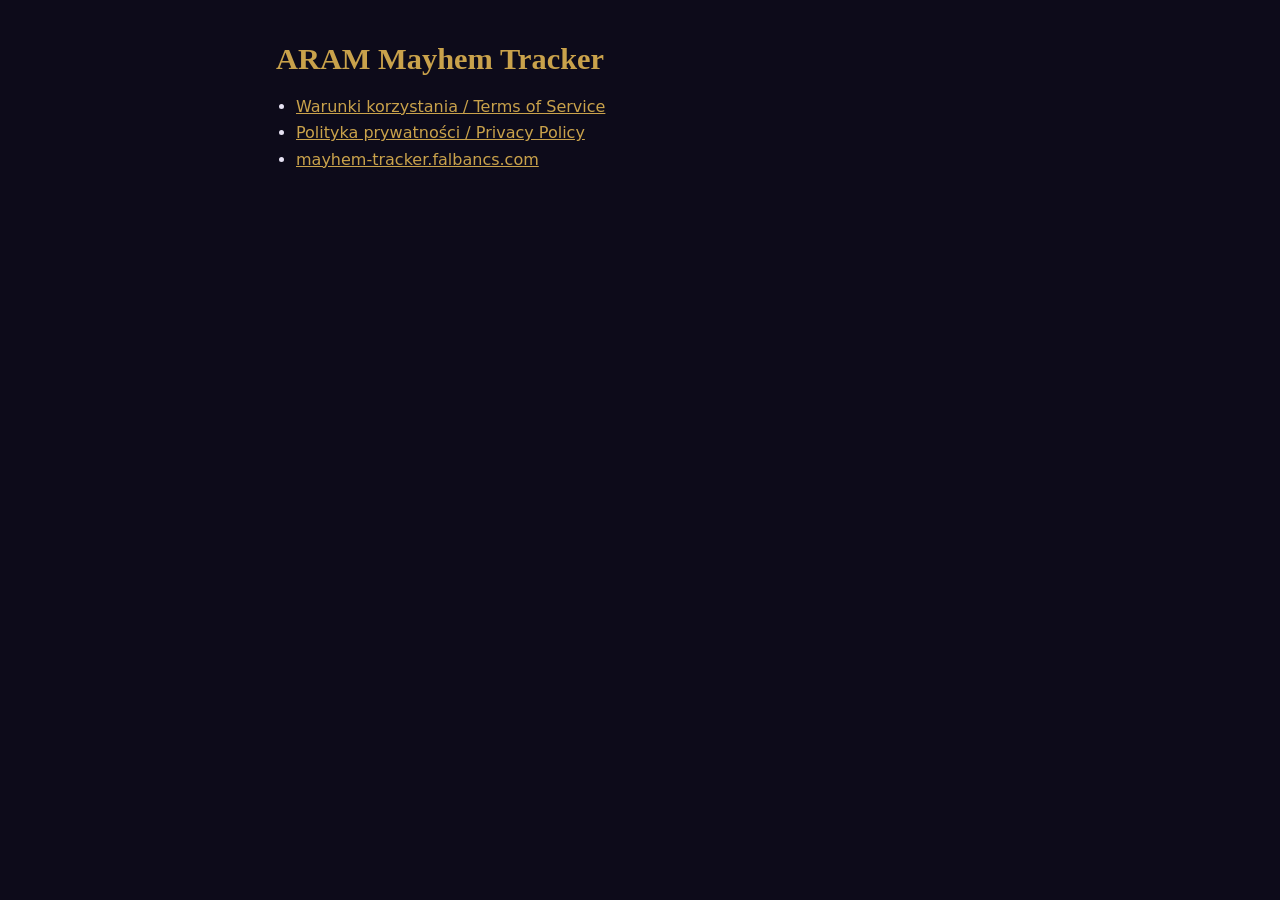
<file: index.html>
<!DOCTYPE html>
<html lang="pl">
<head>
  <meta charset="UTF-8">
  <meta name="viewport" content="width=device-width, initial-scale=1.0">
  <title>ARAM Mayhem Tracker – Legal</title>
  <link rel="stylesheet" href="legal.css">
</head>
<body>
<main>
  <h1>ARAM Mayhem Tracker</h1>
  <ul>
    <li><a href="terms.html">Warunki korzystania / Terms of Service</a></li>
    <li><a href="privacy.html">Polityka prywatności / Privacy Policy</a></li>
    <li><a href="https://mayhem-tracker.falbancs.com/">mayhem-tracker.falbancs.com</a></li>
  </ul>
</main>
</body>
</html>
</file>
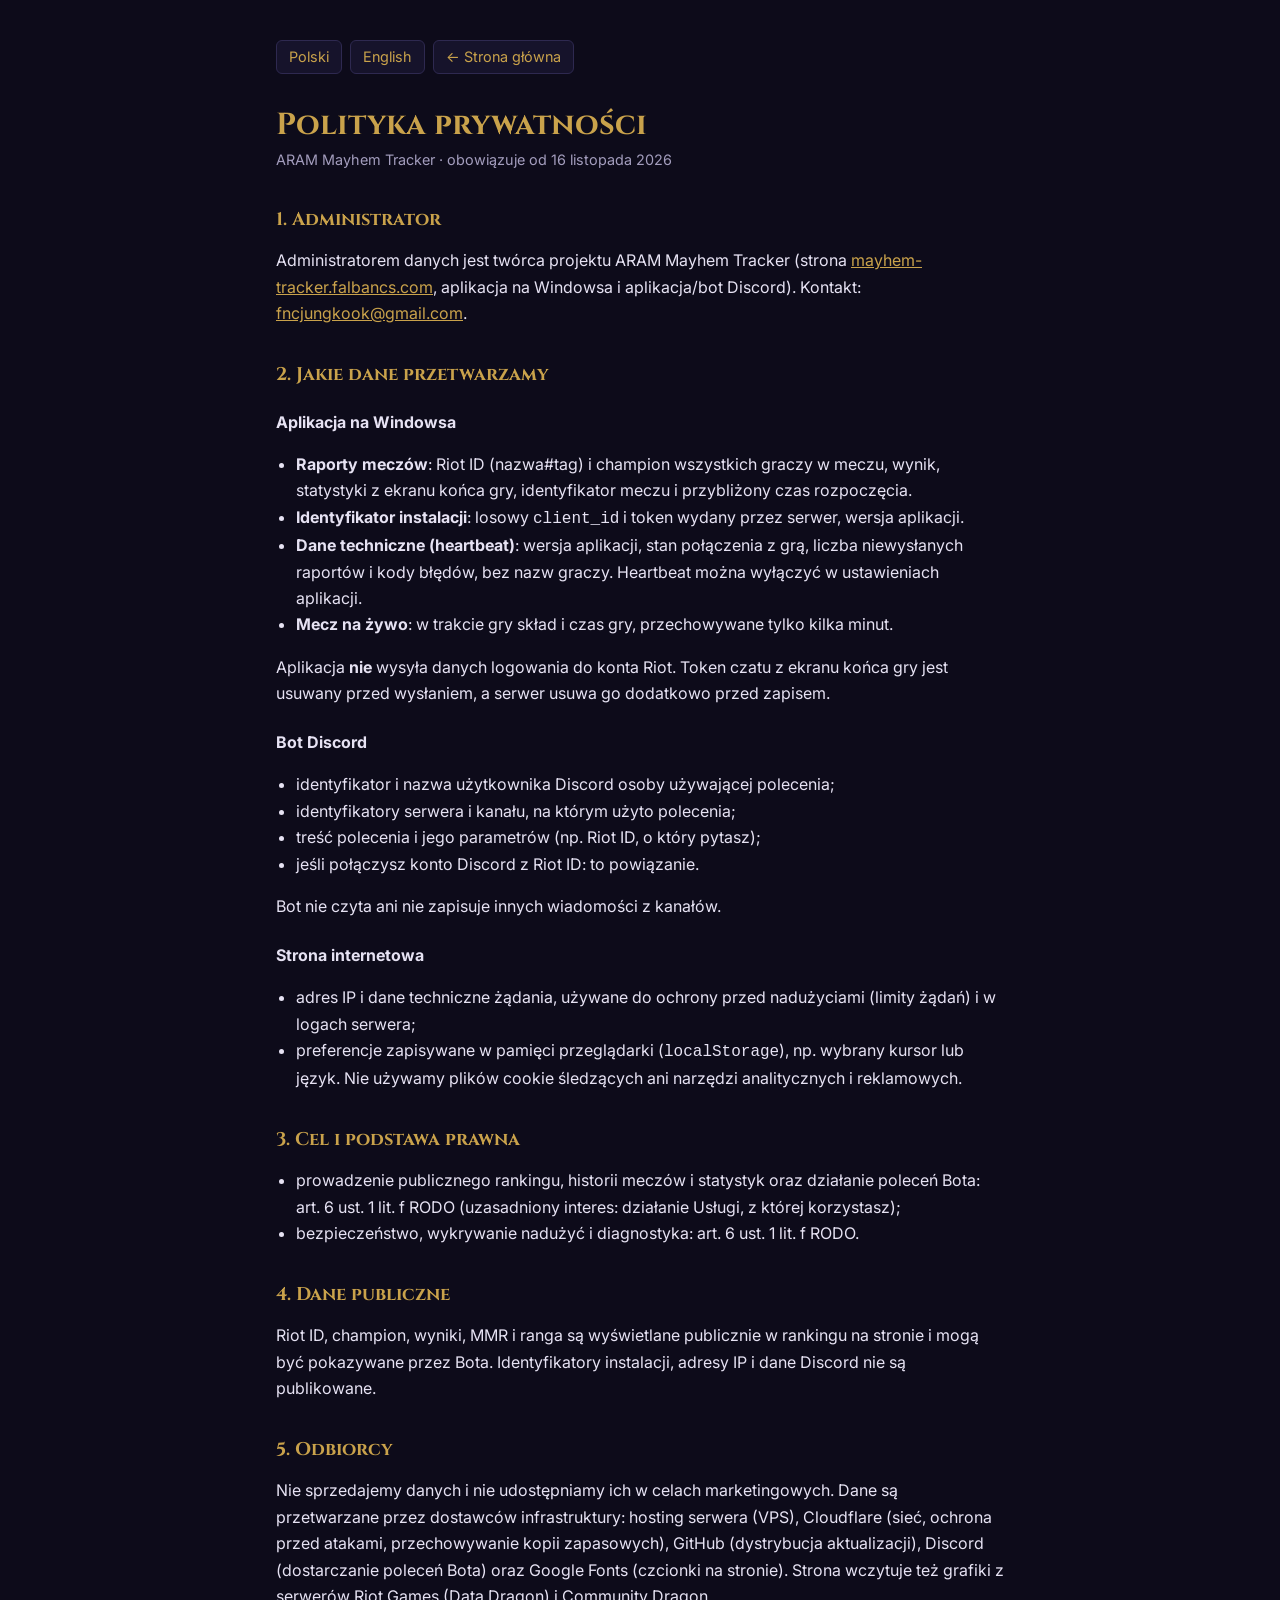
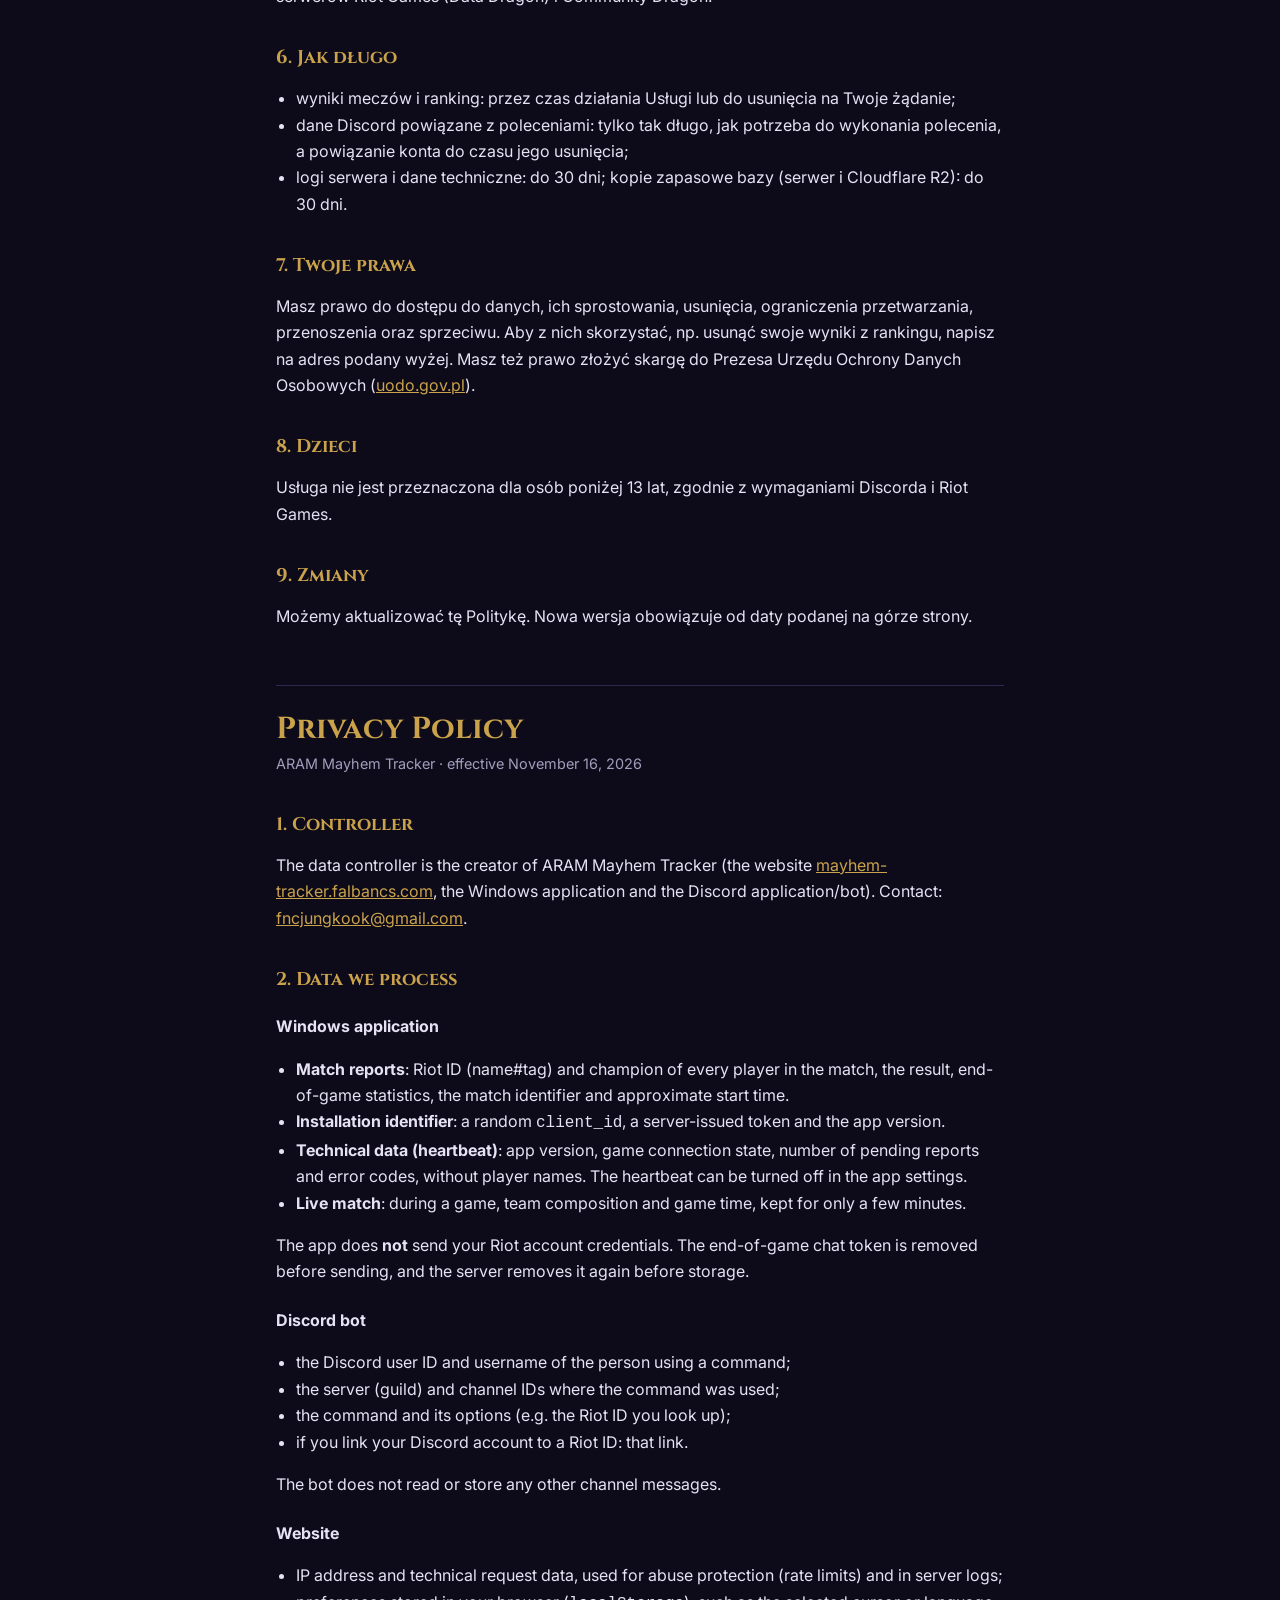
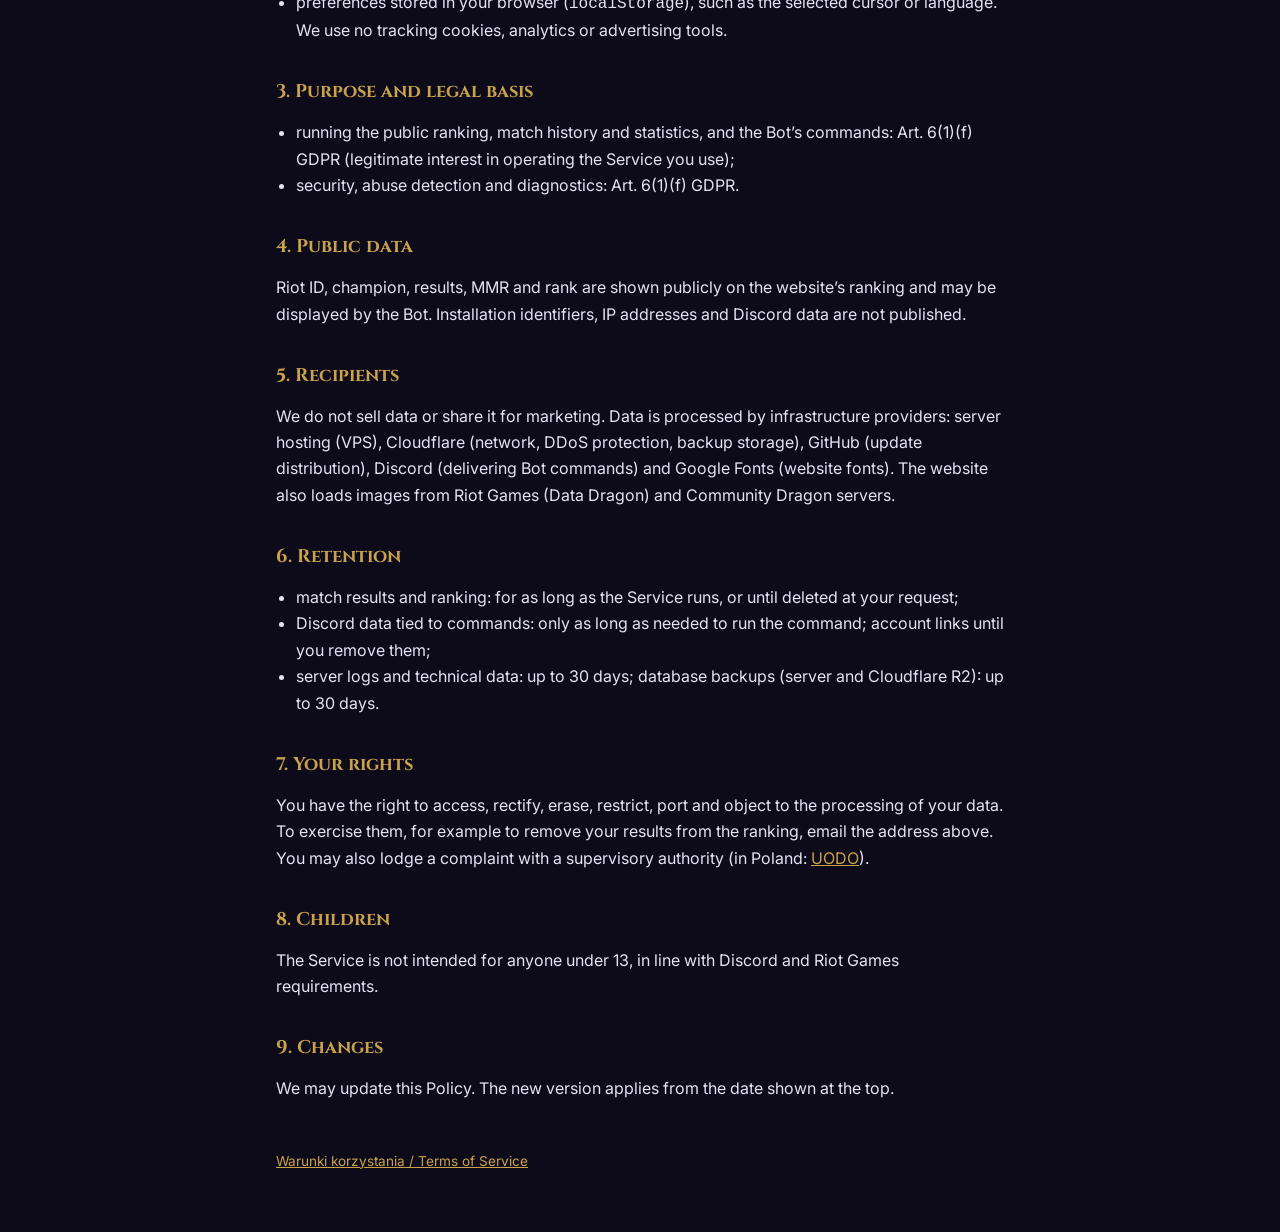
<file: privacy.html>
<!DOCTYPE html>
<html lang="pl">
<head>
  <meta charset="UTF-8">
  <meta name="viewport" content="width=device-width, initial-scale=1.0">
  <title>Polityka prywatności – ARAM Mayhem Tracker</title>
  <link rel="stylesheet" href="https://fonts.googleapis.com/css2?family=Cinzel:wght@700&family=Inter:wght@400;600&display=swap">
  <link rel="stylesheet" href="legal.css">
</head>
<body>
<main>
  <nav class="lang"><a href="#pl">Polski</a><a href="#en">English</a><a href="https://mayhem-tracker.falbancs.com/">← Strona główna</a></nav>

  <section id="pl" lang="pl">
    <h1>Polityka prywatności</h1>
    <p class="meta">ARAM Mayhem Tracker · obowiązuje od 16 listopada 2026</p>

    <h2>1. Administrator</h2>
    <p>Administratorem danych jest twórca projektu ARAM Mayhem Tracker (strona <a href="https://mayhem-tracker.falbancs.com">mayhem-tracker.falbancs.com</a>, aplikacja na Windowsa i aplikacja/bot Discord). Kontakt: <a href="mailto:fncjungkook@gmail.com">fncjungkook@gmail.com</a>.</p>

    <h2>2. Jakie dane przetwarzamy</h2>
    <h3>Aplikacja na Windowsa</h3>
    <ul>
      <li><strong>Raporty meczów</strong>: Riot ID (nazwa#tag) i champion wszystkich graczy w meczu, wynik, statystyki z ekranu końca gry, identyfikator meczu i przybliżony czas rozpoczęcia.</li>
      <li><strong>Identyfikator instalacji</strong>: losowy <code>client_id</code> i token wydany przez serwer, wersja aplikacji.</li>
      <li><strong>Dane techniczne (heartbeat)</strong>: wersja aplikacji, stan połączenia z grą, liczba niewysłanych raportów i kody błędów, bez nazw graczy. Heartbeat można wyłączyć w ustawieniach aplikacji.</li>
      <li><strong>Mecz na żywo</strong>: w trakcie gry skład i czas gry, przechowywane tylko kilka minut.</li>
    </ul>
    <p>Aplikacja <strong>nie</strong> wysyła danych logowania do konta Riot. Token czatu z ekranu końca gry jest usuwany przed wysłaniem, a serwer usuwa go dodatkowo przed zapisem.</p>

    <h3>Bot Discord</h3>
    <ul>
      <li>identyfikator i nazwa użytkownika Discord osoby używającej polecenia;</li>
      <li>identyfikatory serwera i kanału, na którym użyto polecenia;</li>
      <li>treść polecenia i jego parametrów (np. Riot ID, o który pytasz);</li>
      <li>jeśli połączysz konto Discord z Riot ID: to powiązanie.</li>
    </ul>
    <p>Bot nie czyta ani nie zapisuje innych wiadomości z kanałów.</p>

    <h3>Strona internetowa</h3>
    <ul>
      <li>adres IP i dane techniczne żądania, używane do ochrony przed nadużyciami (limity żądań) i w logach serwera;</li>
      <li>preferencje zapisywane w pamięci przeglądarki (<code>localStorage</code>), np. wybrany kursor lub język. Nie używamy plików cookie śledzących ani narzędzi analitycznych i reklamowych.</li>
    </ul>

    <h2>3. Cel i podstawa prawna</h2>
    <ul>
      <li>prowadzenie publicznego rankingu, historii meczów i statystyk oraz działanie poleceń Bota: art. 6 ust. 1 lit. f RODO (uzasadniony interes: działanie Usługi, z której korzystasz);</li>
      <li>bezpieczeństwo, wykrywanie nadużyć i diagnostyka: art. 6 ust. 1 lit. f RODO.</li>
    </ul>

    <h2>4. Dane publiczne</h2>
    <p>Riot ID, champion, wyniki, MMR i ranga są wyświetlane publicznie w rankingu na stronie i mogą być pokazywane przez Bota. Identyfikatory instalacji, adresy IP i dane Discord nie są publikowane.</p>

    <h2>5. Odbiorcy</h2>
    <p>Nie sprzedajemy danych i nie udostępniamy ich w celach marketingowych. Dane są przetwarzane przez dostawców infrastruktury: hosting serwera (VPS), Cloudflare (sieć, ochrona przed atakami, przechowywanie kopii zapasowych), GitHub (dystrybucja aktualizacji), Discord (dostarczanie poleceń Bota) oraz Google Fonts (czcionki na stronie). Strona wczytuje też grafiki z serwerów Riot Games (Data Dragon) i Community Dragon.</p>

    <h2>6. Jak długo</h2>
    <ul>
      <li>wyniki meczów i ranking: przez czas działania Usługi lub do usunięcia na Twoje żądanie;</li>
      <li>dane Discord powiązane z poleceniami: tylko tak długo, jak potrzeba do wykonania polecenia, a powiązanie konta do czasu jego usunięcia;</li>
      <li>logi serwera i dane techniczne: do 30 dni; kopie zapasowe bazy (serwer i Cloudflare R2): do 30 dni.</li>
    </ul>

    <h2>7. Twoje prawa</h2>
    <p>Masz prawo do dostępu do danych, ich sprostowania, usunięcia, ograniczenia przetwarzania, przenoszenia oraz sprzeciwu. Aby z nich skorzystać, np. usunąć swoje wyniki z rankingu, napisz na adres podany wyżej. Masz też prawo złożyć skargę do Prezesa Urzędu Ochrony Danych Osobowych (<a href="https://uodo.gov.pl">uodo.gov.pl</a>).</p>

    <h2>8. Dzieci</h2>
    <p>Usługa nie jest przeznaczona dla osób poniżej 13 lat, zgodnie z wymaganiami Discorda i Riot Games.</p>

    <h2>9. Zmiany</h2>
    <p>Możemy aktualizować tę Politykę. Nowa wersja obowiązuje od daty podanej na górze strony.</p>
  </section>

  <section id="en" lang="en">
    <h1>Privacy Policy</h1>
    <p class="meta">ARAM Mayhem Tracker · effective November 16, 2026</p>

    <h2>1. Controller</h2>
    <p>The data controller is the creator of ARAM Mayhem Tracker (the website <a href="https://mayhem-tracker.falbancs.com">mayhem-tracker.falbancs.com</a>, the Windows application and the Discord application/bot). Contact: <a href="mailto:fncjungkook@gmail.com">fncjungkook@gmail.com</a>.</p>

    <h2>2. Data we process</h2>
    <h3>Windows application</h3>
    <ul>
      <li><strong>Match reports</strong>: Riot ID (name#tag) and champion of every player in the match, the result, end-of-game statistics, the match identifier and approximate start time.</li>
      <li><strong>Installation identifier</strong>: a random <code>client_id</code>, a server-issued token and the app version.</li>
      <li><strong>Technical data (heartbeat)</strong>: app version, game connection state, number of pending reports and error codes, without player names. The heartbeat can be turned off in the app settings.</li>
      <li><strong>Live match</strong>: during a game, team composition and game time, kept for only a few minutes.</li>
    </ul>
    <p>The app does <strong>not</strong> send your Riot account credentials. The end-of-game chat token is removed before sending, and the server removes it again before storage.</p>

    <h3>Discord bot</h3>
    <ul>
      <li>the Discord user ID and username of the person using a command;</li>
      <li>the server (guild) and channel IDs where the command was used;</li>
      <li>the command and its options (e.g. the Riot ID you look up);</li>
      <li>if you link your Discord account to a Riot ID: that link.</li>
    </ul>
    <p>The bot does not read or store any other channel messages.</p>

    <h3>Website</h3>
    <ul>
      <li>IP address and technical request data, used for abuse protection (rate limits) and in server logs;</li>
      <li>preferences stored in your browser (<code>localStorage</code>), such as the selected cursor or language. We use no tracking cookies, analytics or advertising tools.</li>
    </ul>

    <h2>3. Purpose and legal basis</h2>
    <ul>
      <li>running the public ranking, match history and statistics, and the Bot’s commands: Art. 6(1)(f) GDPR (legitimate interest in operating the Service you use);</li>
      <li>security, abuse detection and diagnostics: Art. 6(1)(f) GDPR.</li>
    </ul>

    <h2>4. Public data</h2>
    <p>Riot ID, champion, results, MMR and rank are shown publicly on the website’s ranking and may be displayed by the Bot. Installation identifiers, IP addresses and Discord data are not published.</p>

    <h2>5. Recipients</h2>
    <p>We do not sell data or share it for marketing. Data is processed by infrastructure providers: server hosting (VPS), Cloudflare (network, DDoS protection, backup storage), GitHub (update distribution), Discord (delivering Bot commands) and Google Fonts (website fonts). The website also loads images from Riot Games (Data Dragon) and Community Dragon servers.</p>

    <h2>6. Retention</h2>
    <ul>
      <li>match results and ranking: for as long as the Service runs, or until deleted at your request;</li>
      <li>Discord data tied to commands: only as long as needed to run the command; account links until you remove them;</li>
      <li>server logs and technical data: up to 30 days; database backups (server and Cloudflare R2): up to 30 days.</li>
    </ul>

    <h2>7. Your rights</h2>
    <p>You have the right to access, rectify, erase, restrict, port and object to the processing of your data. To exercise them, for example to remove your results from the ranking, email the address above. You may also lodge a complaint with a supervisory authority (in Poland: <a href="https://uodo.gov.pl">UODO</a>).</p>

    <h2>8. Children</h2>
    <p>The Service is not intended for anyone under 13, in line with Discord and Riot Games requirements.</p>

    <h2>9. Changes</h2>
    <p>We may update this Policy. The new version applies from the date shown at the top.</p>
  </section>

  <footer><a href="terms.html">Warunki korzystania / Terms of Service</a></footer>
</main>
</body>
</html>
</file>
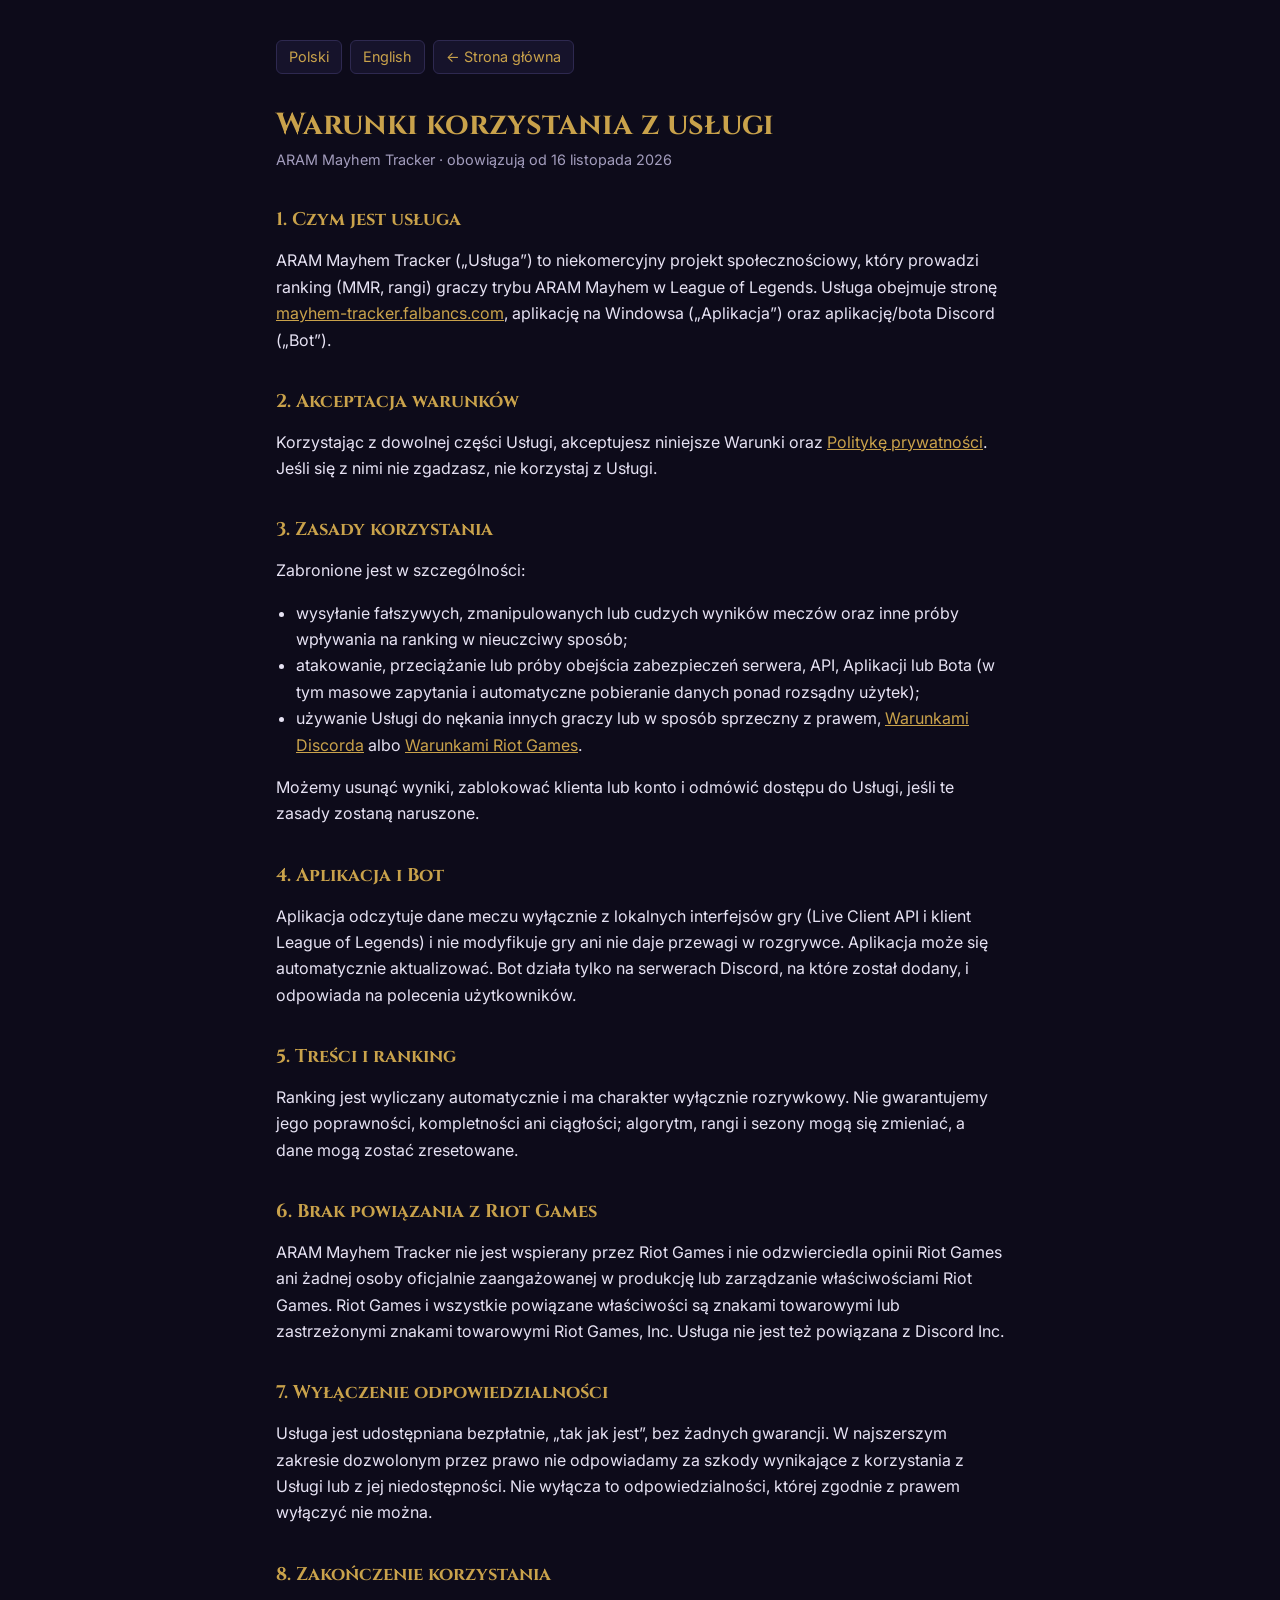
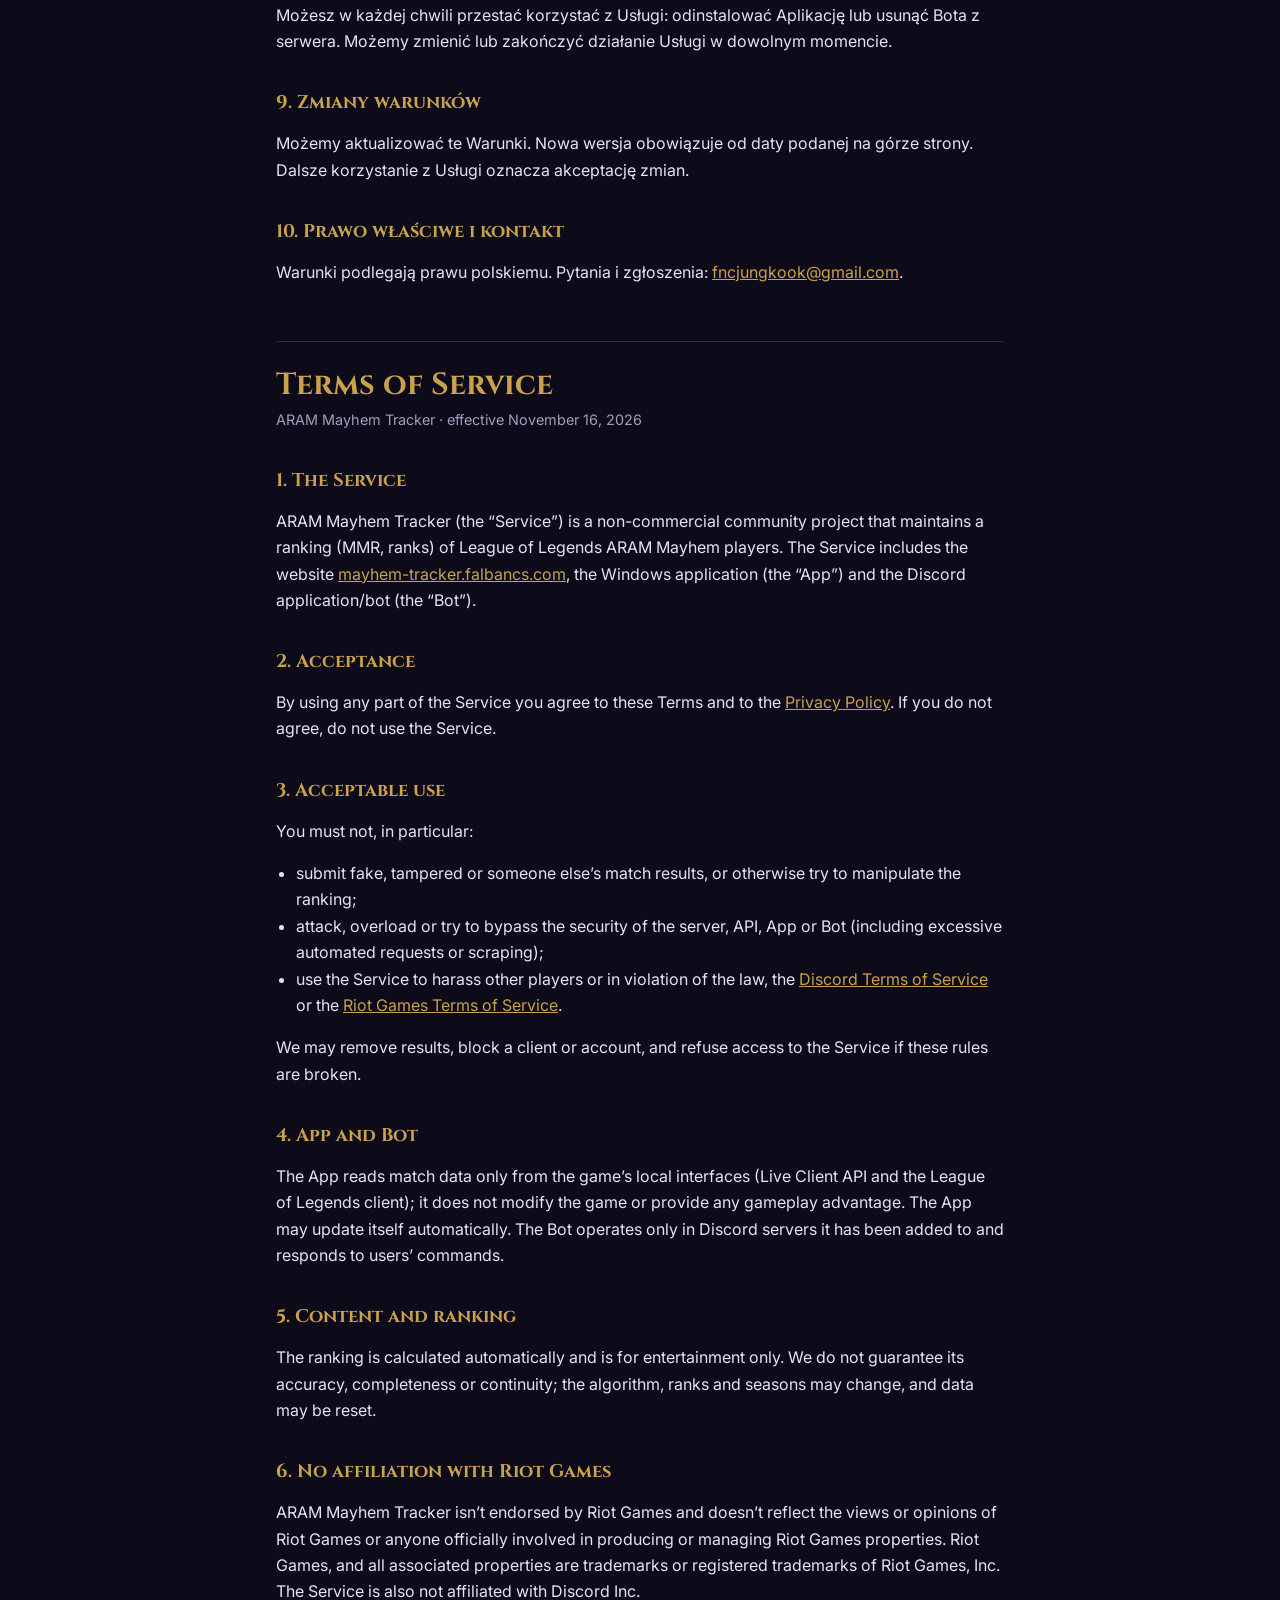
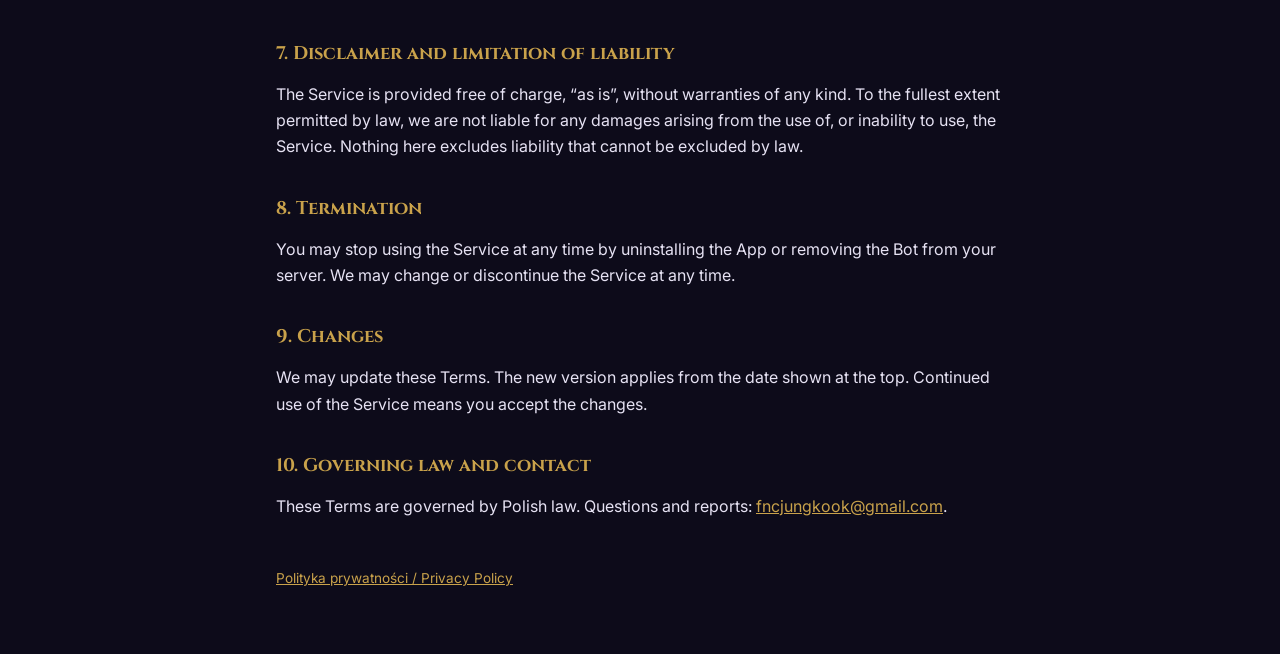
<file: terms.html>
<!DOCTYPE html>
<html lang="pl">
<head>
  <meta charset="UTF-8">
  <meta name="viewport" content="width=device-width, initial-scale=1.0">
  <title>Warunki korzystania – ARAM Mayhem Tracker</title>
  <link rel="stylesheet" href="https://fonts.googleapis.com/css2?family=Cinzel:wght@700&family=Inter:wght@400;600&display=swap">
  <link rel="stylesheet" href="legal.css">
</head>
<body>
<main>
  <nav class="lang"><a href="#pl">Polski</a><a href="#en">English</a><a href="https://mayhem-tracker.falbancs.com/">← Strona główna</a></nav>

  <section id="pl" lang="pl">
    <h1>Warunki korzystania z usługi</h1>
    <p class="meta">ARAM Mayhem Tracker · obowiązują od 16 listopada 2026</p>

    <h2>1. Czym jest usługa</h2>
    <p>ARAM Mayhem Tracker („Usługa”) to niekomercyjny projekt społecznościowy, który prowadzi ranking (MMR, rangi) graczy trybu ARAM Mayhem w League of Legends. Usługa obejmuje stronę <a href="https://mayhem-tracker.falbancs.com">mayhem-tracker.falbancs.com</a>, aplikację na Windowsa („Aplikacja”) oraz aplikację/bota Discord („Bot”).</p>

    <h2>2. Akceptacja warunków</h2>
    <p>Korzystając z dowolnej części Usługi, akceptujesz niniejsze Warunki oraz <a href="privacy.html">Politykę prywatności</a>. Jeśli się z nimi nie zgadzasz, nie korzystaj z Usługi.</p>

    <h2>3. Zasady korzystania</h2>
    <p>Zabronione jest w szczególności:</p>
    <ul>
      <li>wysyłanie fałszywych, zmanipulowanych lub cudzych wyników meczów oraz inne próby wpływania na ranking w nieuczciwy sposób;</li>
      <li>atakowanie, przeciążanie lub próby obejścia zabezpieczeń serwera, API, Aplikacji lub Bota (w tym masowe zapytania i automatyczne pobieranie danych ponad rozsądny użytek);</li>
      <li>używanie Usługi do nękania innych graczy lub w sposób sprzeczny z prawem, <a href="https://discord.com/terms">Warunkami Discorda</a> albo <a href="https://www.riotgames.com/en/terms-of-service">Warunkami Riot Games</a>.</li>
    </ul>
    <p>Możemy usunąć wyniki, zablokować klienta lub konto i odmówić dostępu do Usługi, jeśli te zasady zostaną naruszone.</p>

    <h2>4. Aplikacja i Bot</h2>
    <p>Aplikacja odczytuje dane meczu wyłącznie z lokalnych interfejsów gry (Live Client API i klient League of Legends) i nie modyfikuje gry ani nie daje przewagi w rozgrywce. Aplikacja może się automatycznie aktualizować. Bot działa tylko na serwerach Discord, na które został dodany, i odpowiada na polecenia użytkowników.</p>

    <h2>5. Treści i ranking</h2>
    <p>Ranking jest wyliczany automatycznie i ma charakter wyłącznie rozrywkowy. Nie gwarantujemy jego poprawności, kompletności ani ciągłości; algorytm, rangi i sezony mogą się zmieniać, a dane mogą zostać zresetowane.</p>

    <h2>6. Brak powiązania z Riot Games</h2>
    <p>ARAM Mayhem Tracker nie jest wspierany przez Riot Games i nie odzwierciedla opinii Riot Games ani żadnej osoby oficjalnie zaangażowanej w produkcję lub zarządzanie właściwościami Riot Games. Riot Games i wszystkie powiązane właściwości są znakami towarowymi lub zastrzeżonymi znakami towarowymi Riot Games, Inc. Usługa nie jest też powiązana z Discord Inc.</p>

    <h2>7. Wyłączenie odpowiedzialności</h2>
    <p>Usługa jest udostępniana bezpłatnie, „tak jak jest”, bez żadnych gwarancji. W najszerszym zakresie dozwolonym przez prawo nie odpowiadamy za szkody wynikające z korzystania z Usługi lub z jej niedostępności. Nie wyłącza to odpowiedzialności, której zgodnie z prawem wyłączyć nie można.</p>

    <h2>8. Zakończenie korzystania</h2>
    <p>Możesz w każdej chwili przestać korzystać z Usługi: odinstalować Aplikację lub usunąć Bota z serwera. Możemy zmienić lub zakończyć działanie Usługi w dowolnym momencie.</p>

    <h2>9. Zmiany warunków</h2>
    <p>Możemy aktualizować te Warunki. Nowa wersja obowiązuje od daty podanej na górze strony. Dalsze korzystanie z Usługi oznacza akceptację zmian.</p>

    <h2>10. Prawo właściwe i kontakt</h2>
    <p>Warunki podlegają prawu polskiemu. Pytania i zgłoszenia: <a href="mailto:fncjungkook@gmail.com">fncjungkook@gmail.com</a>.</p>
  </section>

  <section id="en" lang="en">
    <h1>Terms of Service</h1>
    <p class="meta">ARAM Mayhem Tracker · effective November 16, 2026</p>

    <h2>1. The Service</h2>
    <p>ARAM Mayhem Tracker (the “Service”) is a non-commercial community project that maintains a ranking (MMR, ranks) of League of Legends ARAM Mayhem players. The Service includes the website <a href="https://mayhem-tracker.falbancs.com">mayhem-tracker.falbancs.com</a>, the Windows application (the “App”) and the Discord application/bot (the “Bot”).</p>

    <h2>2. Acceptance</h2>
    <p>By using any part of the Service you agree to these Terms and to the <a href="privacy.html#en">Privacy Policy</a>. If you do not agree, do not use the Service.</p>

    <h2>3. Acceptable use</h2>
    <p>You must not, in particular:</p>
    <ul>
      <li>submit fake, tampered or someone else’s match results, or otherwise try to manipulate the ranking;</li>
      <li>attack, overload or try to bypass the security of the server, API, App or Bot (including excessive automated requests or scraping);</li>
      <li>use the Service to harass other players or in violation of the law, the <a href="https://discord.com/terms">Discord Terms of Service</a> or the <a href="https://www.riotgames.com/en/terms-of-service">Riot Games Terms of Service</a>.</li>
    </ul>
    <p>We may remove results, block a client or account, and refuse access to the Service if these rules are broken.</p>

    <h2>4. App and Bot</h2>
    <p>The App reads match data only from the game’s local interfaces (Live Client API and the League of Legends client); it does not modify the game or provide any gameplay advantage. The App may update itself automatically. The Bot operates only in Discord servers it has been added to and responds to users’ commands.</p>

    <h2>5. Content and ranking</h2>
    <p>The ranking is calculated automatically and is for entertainment only. We do not guarantee its accuracy, completeness or continuity; the algorithm, ranks and seasons may change, and data may be reset.</p>

    <h2>6. No affiliation with Riot Games</h2>
    <p>ARAM Mayhem Tracker isn’t endorsed by Riot Games and doesn’t reflect the views or opinions of Riot Games or anyone officially involved in producing or managing Riot Games properties. Riot Games, and all associated properties are trademarks or registered trademarks of Riot Games, Inc. The Service is also not affiliated with Discord Inc.</p>

    <h2>7. Disclaimer and limitation of liability</h2>
    <p>The Service is provided free of charge, “as is”, without warranties of any kind. To the fullest extent permitted by law, we are not liable for any damages arising from the use of, or inability to use, the Service. Nothing here excludes liability that cannot be excluded by law.</p>

    <h2>8. Termination</h2>
    <p>You may stop using the Service at any time by uninstalling the App or removing the Bot from your server. We may change or discontinue the Service at any time.</p>

    <h2>9. Changes</h2>
    <p>We may update these Terms. The new version applies from the date shown at the top. Continued use of the Service means you accept the changes.</p>

    <h2>10. Governing law and contact</h2>
    <p>These Terms are governed by Polish law. Questions and reports: <a href="mailto:fncjungkook@gmail.com">fncjungkook@gmail.com</a>.</p>
  </section>

  <footer><a href="privacy.html">Polityka prywatności / Privacy Policy</a></footer>
</main>
</body>
</html>
</file>
<file: legal.css>
:root {
  --bg: #0d0b1a;
  --panel: #16132b;
  --text: #e6e2f3;
  --muted: #a39dbd;
  --accent: #c9a24b;
  --line: #2e2950;
}
* { box-sizing: border-box; }
html { -webkit-text-size-adjust: 100%; }
body {
  margin: 0;
  background: var(--bg);
  color: var(--text);
  font: 16px/1.65 Inter, system-ui, -apple-system, "Segoe UI", sans-serif;
}
main { max-width: 760px; margin: 0 auto; padding: 40px 16px 64px; }
h1, h2 { font-family: Cinzel, Georgia, serif; color: var(--accent); line-height: 1.25; }
h1 { font-size: 1.9rem; margin: 0 0 4px; }
h2 { font-size: 1.15rem; margin: 2em 0 .5em; }
h3 { font-size: 1rem; margin: 1.4em 0 .3em; }
p, li { color: var(--text); }
ul { padding-left: 1.25em; }
a { color: var(--accent); }
.meta { color: var(--muted); font-size: .9rem; margin: 0 0 24px; }
.lang { display: flex; gap: 8px; margin: 0 0 32px; }
.lang a {
  padding: 4px 12px; border: 1px solid var(--line); border-radius: 6px;
  text-decoration: none; font-size: .9rem; background: var(--panel);
}
section + section { border-top: 1px solid var(--line); margin-top: 56px; padding-top: 24px; }
.note { background: var(--panel); border: 1px solid var(--line); border-radius: 8px; padding: 12px 16px; color: var(--muted); font-size: .92rem; }
footer { margin-top: 48px; color: var(--muted); font-size: .85rem; }
</file>
